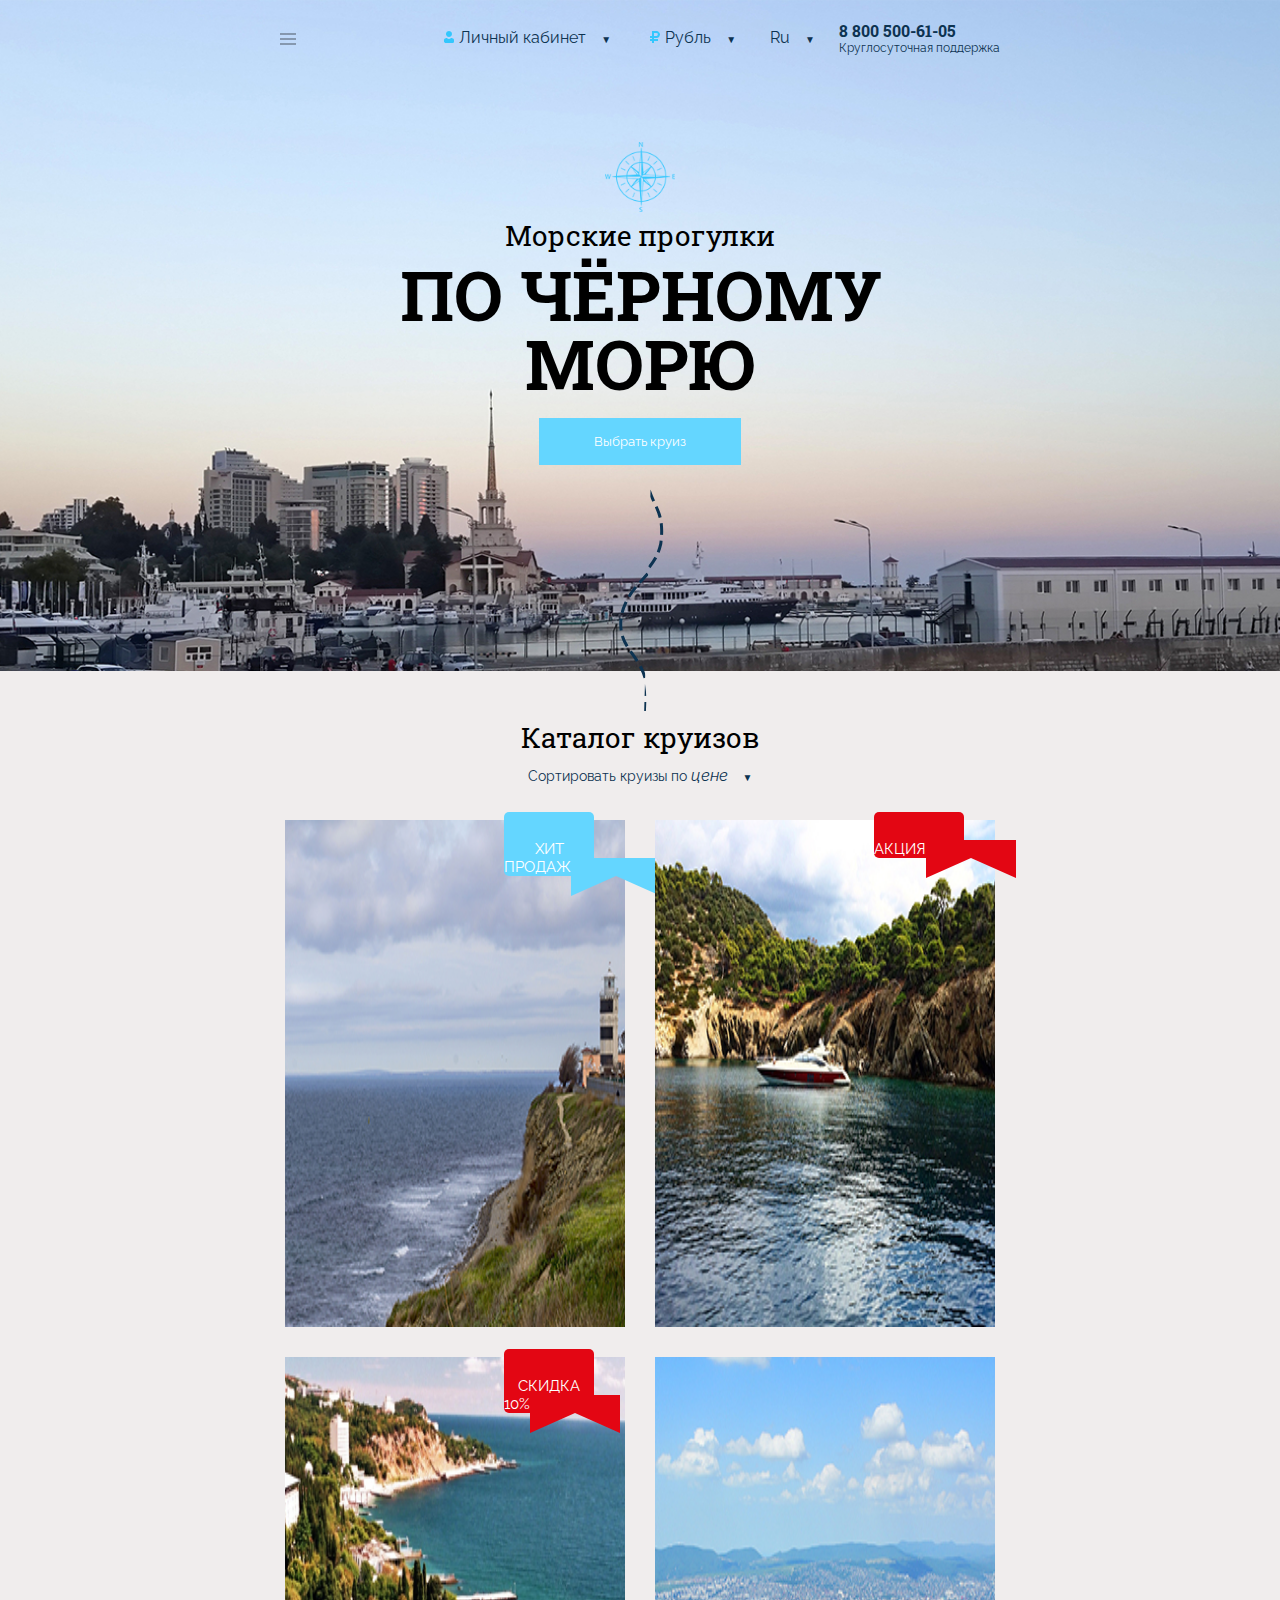
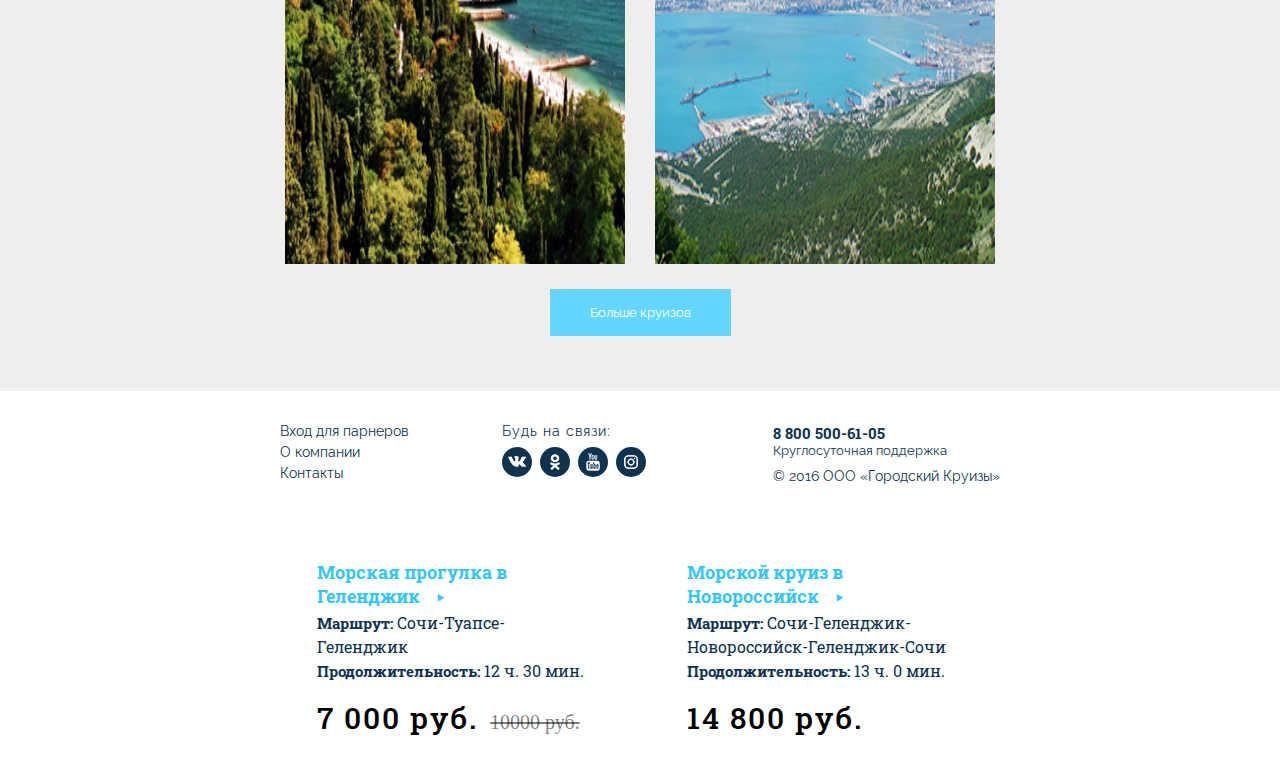
<file: index.html>
<!doctype html>
<html lang="en">
<head>
    <meta charset="UTF-8">
    <meta name="viewport"
          content="width=device-width, user-scalable=no, initial-scale=1.0, maximum-scale=1.0, minimum-scale=1.0">
    <meta http-equiv="X-UA-Compatible" content="ie=edge">
    <link rel="stylesheet" href="https://fonts.googleapis.com/css?family=Roboto+Slab">
    <link rel="stylesheet" href="https://fonts.googleapis.com/css?family=Montserrat|Raleway">
    <link rel="stylesheet" type="text/css" href="components.css">
    <link rel="stylesheet" type="text/css" href="style.css">
    <link rel="stylesheet" type="text/css" href="medias.css">
    <title>Landing</title>
</head>
<body>
    <div class="main-container">
        <header class="wrapper header">
            <div class="drop-dawn__menu">
                <button class="drop-dawn__button"></button>
                <menu class="drop-dawn__menu--open">
                    <a href="" class="drop-dawn__menu--link">Популярные маршруты</a>
                    <a href="" class="drop-dawn__menu--link">Расписание рейсов</a>
                    <a href="" class="drop-dawn__menu--link">Забронированные рейсы</a>
                    <a href="" class="drop-dawn__menu--link">Вход для партнеров</a>
                    <a href="" class="drop-dawn__menu--link">О компании</a>
                    <a href="" class="drop-dawn__menu--link">Контакты</a>
                </menu>
            </div>
            <div class="header__menu">
                <nav class="main-menu">
                    <button class="button-link button-link__arrow-down main-menu__link main-menu__link--user">Личный кабинет</button>
                    <button class="button-link button-link__arrow-down main-menu__link main-menu__link--currency">Рубль</button>
                    <button class="button-link button-link__arrow-down main-menu__link main-menu__link--arrow-up">Ru</button>
                </nav>
                <div class="header__contacts">
                    <a class="header__contacts--tel" href="tel:+88005006105">8 800 500-61-05</a>
                    <span class="header__contacts--text">Круглосуточная поддержка</span>
                </div>
            </div>
        </header>
        <div class="wrapper main-container__text">
            <img src="images\logo.png" alt="logo" class="logo">
            <h1 class="page-title main-container__title">Морские прогулки<strong>По чёрному морю</strong></h1>
            <button class="button">Выбрать круиз</button>
        </div>
        <div class="path"></div>
    </div>
    <main class="catalog">
        <div class="wrapper">
            <h3 class="page-title catalog__title">Каталог круизов</h3>
            <span class="link main-link catalog__filter">Сортировать круизы по
                <button class="button-link button-link__arrow-down catalog__filter--select">цене</button>
            </span>
            <div class="catalog__table">
                <article class="catalog__item catalog__main-item catalog-item">
                    <div class="catalog-item__content">
                        <picture class="catalog-item__img catalog-item__main-img">
                            <source media="(max-width: 1300px)" srcset="images/tablet/1.jpg">
                            <img src="images/desktop/1.jpg" alt="cruise image">
                        </picture>
                        <div class="catalog-item__info">
                            <header class="catalog-item__header">
                                <button class="button-link catalog-item__title" onclick="openPopup(1)">
                                    <span class="button-link__arrow-right">Морской круиз в Анапу</span>
                                </button>
                            </header>
                            <dl class="catalog-item__descr">
                                <dt>Маршрут:</dt>
                                <dd>Сочи-Лазаревское-Геленджик-Анапа</dd>
                                <dt>Продолжительность:</dt>
                                <dd>10 ч. 0 мин.</dd>
                            </dl>
                            <div class="catalog-item__price">
                                <span class="catalog-item__main-price">49 000 руб.</span>
                            </div>
                        </div>
                    </div>
                    <div class="ribbon bestseller">Хит продаж</div>
                </article>
                <div class="double-article">
                    <article class="catalog__item catalog__small-item catalog-item">
                        <div class="catalog-item__content">
                            <picture class="catalog-item__img catalog-item__small-img">
                                <!--<source media="(max-width: 1300px)" srcset="images/tablet/2.jpg">-->
                                <img src="images/desktop/2.jpg" alt="cruise image">
                            </picture>
                            <div class="catalog-item__info">
                                <header class="catalog-item__header">
                                    <button class="button-link catalog-item__title" onclick="openPopup(2)">
                                        <span class="button-link__arrow-right">Обзорная морская прогулка с экскурсией</span>
                                    </button>
                                </header>
                                <dl class="catalog-item__descr">
                                    <dt>Маршрут:</dt>
                                    <dd>Сочи-Адлер-Сочи (без высадки)</dd>
                                    <dt>Продолжительность:</dt>
                                    <dd>1 ч. 0 мин.</dd>
                                </dl>
                                <div class="catalog-item__price">
                                    <span class="catalog-item__main-price">5 000 руб.</span>
                                    <span class="catalog-item__old-price">15000 руб.</span>
                                </div>
                            </div>
                        </div>
                        <div class="ribbon sale">Акция</div>
                    </article>
                    <article class="catalog__item catalog__small-item catalog-item">
                        <div class="catalog-item__content">
                            <picture class="catalog-item__img catalog-item__small-img">
                                <source media="(max-width: 1300px)" srcset="images/tablet/3.jpg">
                                <img src="images/desktop/3.jpg" alt="cruise image">
                            </picture>
                            <div class="catalog-item__info">
                                <header class="catalog-item__header">
                                    <button class="button-link catalog-item__title" onclick="openPopup(3)">
                                        <span class="button-link__arrow-right">Морская прогулка в Геленджик</span>
                                    </button>
                                </header>
                                <dl class="catalog-item__descr">
                                    <dt>Маршрут:</dt>
                                    <dd>Сочи-Туапсе-Геленджик</dd>
                                    <dt>Продолжительность:</dt>
                                    <dd>12 ч. 30 мин.</dd>
                                </dl>
                                <div class="catalog-item__price">
                                    <span class="catalog-item__main-price">7 000 руб.</span>
                                    <span class="catalog-item__old-price">10000 руб.</span>
                                </div>
                            </div>
                        </div>
                        <div class="ribbon sale">Скидка 10%</div>
                    </article>
                </div>
                <article class="catalog__item tablet-item">
                    <div class="catalog-item__content">
                        <picture class="catalog-item__img">
                            <source media="(max-width: 1300px)" srcset="images/tablet/2.jpg">
                            <img src="images/desktop/2.jpg" alt="cruise image">
                        </picture>
                        <div class="catalog-item__info">
                            <header class="catalog-item__header">
                                <button class="button-link catalog-item__title" onclick="openPopup(2)">
                                    <span class="button-link__arrow-right">Обзорная морская прогулка с экскурсией</span>
                                </button>
                            </header>
                            <dl class="catalog-item__descr">
                                <dt>Маршрут:</dt>
                                <dd>Сочи-Адлер-Сочи (без высадки)</dd>
                                <dt>Продолжительность:</dt>
                                <dd>1 ч. 0 мин.</dd>
                            </dl>
                            <div class="catalog-item__price">
                                <span class="catalog-item__main-price">5 000 руб.</span>
                                <span class="catalog-item__old-price">15000 руб.</span>
                            </div>
                        </div>
                    </div>
                    <div class="ribbon sale">Акция</div>
                </article>
                <article class="catalog__item tablet-item">
                    <div class="catalog-item__content">
                        <picture class="catalog-item__img">
                            <!--<source media="(max-width: 1300px)" srcset="images/tablet/3.jpg">-->
                            <img src="images/tablet/3.jpg" alt="cruise image">
                        </picture>
                        <div class="catalog-item__info">
                            <header class="catalog-item__header">
                                <button class="button-link catalog-item__title" onclick="openPopup(3)">
                                    <span class="button-link__arrow-right">Морская прогулка в Геленджик</span>
                                </button>
                            </header>
                            <dl class="catalog-item__descr">
                                <dt>Маршрут:</dt>
                                <dd>Сочи-Туапсе-Геленджик</dd>
                                <dt>Продолжительность:</dt>
                                <dd>12 ч. 30 мин.</dd>
                            </dl>
                            <div class="catalog-item__price">
                                <span class="catalog-item__main-price">7 000 руб.</span>
                                <span class="catalog-item__old-price">10000 руб.</span>
                            </div>
                        </div>
                    </div>
                    <div class="ribbon sale">Скидка 10%</div>
                </article>
                <article class="catalog__item catalog-item">
                    <div class="catalog-item__content">
                        <picture class="catalog-item__img">
                            <source media="(max-width: 1300px)" srcset="images/tablet/4.jpg">
                            <img src="images/desktop/4.jpg" alt="cruise image">
                        </picture>
                        <div class="catalog-item__info">
                            <header class="catalog-item__header">
                                <button class="button-link catalog-item__title" onclick="openPopup(4)">
                                    <span class="button-link__arrow-right">Морской круиз в Новороссийск</span>
                                </button>
                            </header>
                            <dl class="catalog-item__descr">
                                <dt>Маршрут:</dt>
                                <dd>Сочи-Геленджик-Новороссийск-Геленджик-Сочи</dd>
                                <dt>Продолжительность:</dt>
                                <dd>13 ч. 0 мин.</dd>
                            </dl>
                            <div class="catalog-item__price">
                                <span class="catalog-item__main-price">14 800 руб.</span>
                            </div>
                        </div>
                    </div>
                </article>
                <article class="catalog__item catalog__item--last catalog-item">
                    <div class="catalog-item__content">
                        <picture class="catalog-item__img">
                            <img src="images/desktop/5.jpg" alt="cruise image">
                        </picture>
                        <div class="catalog-item__info">
                            <header class="catalog-item__header">
                                <button class="button-link catalog-item__title" onclick="openPopup(5)">
                                    <span class="button-link__arrow-right">Морская прогулка в Абрау-Дюрсо</span>
                                </button>
                            </header>
                            <dl class="catalog-item__descr">
                                <dt>Маршрут:</dt>
                                <dd>Сочи-Абрау-Дюрсо</dd>
                                <dt>Продолжительность:</dt>
                                <dd>11 ч. 0 мин.</dd>
                            </dl>
                            <div class="catalog-item__price">
                                <span class="catalog-item__main-price">14 800 руб.</span>
                            </div>
                        </div>
                    </div>
                </article>
            </div>
            <button class="button button-arrow">Больше круизов</button>
        </div>
    </main>
    <footer class="footer">
        <div class="wrapper footer__wrapper">
            <ul class="footer__menu">
                <a class="link main-link footer__menu--link">Вход для парнеров</a>
                <a class="link main-link footer__menu--link">О компании</a>
                <a class="link main-link footer__menu--link">Контакты</a>
            </ul>
            <div class="footer__social">
                <span class="footer__social--title">Будь на связи:</span>
                <div class="footer__social--list">
                    <a href="" title="vkontakte" class="footer__social--item vk"></a>
                    <a href="" title="odnoklassniki" class="footer__social--item ok"></a>
                    <a href="" title="youtube" class="footer__social--item yt"></a>
                    <a href="" title="instagram" class="footer__social--item insta"></a>
                </div>
            </div>
            <div class="footer__contacts">
                <a class="footer__contacts--tel" href="tel:+88005006105">8 800 500-61-05</a>
                <span class="footer__contacts--text">Круглосуточная поддержка</span>
                <span class="footer__company-name">© 2016 ООО «Городский Круизы»</span>
            </div>
        </div>
    </footer>
    <div class="popup" style="display:none;">
        <div class="popup__content">
            <button class="cross" type="button"></button>
            <div class="popup__images">
                <img src="images/card.jpg" alt="cruise image" class="popup__images--main-img">
                <img src="images/preview/1.jpg" alt="cruise image" class="popup__images--img">
                <img src="images/preview/2.jpg" alt="cruise image" class="popup__images--img">
                <img src="images/preview/3.jpg" alt="cruise image" class="popup__images--img">
                <img src="images/preview/4.jpg" alt="cruise image" class="popup__images--img">
            </div>
            <div class="popup__text">
                <span class="popup__title"></span>
                <dl class="popup__descr">
                    <dt>Маршрут:</dt>
                    <dd class="popup__descr--route">Сочи-Абрау-Дюрсо</dd>
                    <dt>Продолжительность:</dt>
                    <dd class="popup__descr--duration">11 ч. 0 мин.</dd>
                </dl>
                <dl class="popup__timetable">
                    <dt class="popup__timetable--name">Расписание:</dt>
                    <dd>Отправление из Сочи:</dd>
                    <dd>ежедневно в 10:00, 11:40, 13:20, 15:00, 16:40</dd>
                    <dd>Отправление из Абрау-Дюрсо:</dd>
                    <dd>ежедневно в 12:25, 14:05, 15:45, 17:25, 19:05</dd>
                    <dd>Продолжительность:</dd>
                    <dd>11 часов 0 мин., из которых 10 часов - морская прогулка (туда и обратно), от 1 часа 30 мин. - свободное время в Ласточкином гнезде</dd>
                    <dd>Причал отправления/прибытия:</dd>
                    <dd>набережная Ленина, причал №8, теплоход "Азов"</dd>
                </dl>
                <span class="popup__main-price"></span>
                <button class="button popup__button">Бронирование</button>
            </div>
        </div>
    </div>
    <template id="card-template">

    </template>
    <script src="script.js"></script>
</body>
</html>
</file>
<file: components.css>
html, body, nav, menu {
    padding: 0;
    margin: 0;
}
div, article {
    box-sizing: border-box;
}
a {
    text-decoration: none;
}
h1, h2, h3, h4, h5, p, span, ul {
    margin: 0;
    padding: 0;
}
a:focus, button:focus {
    outline: none;
}

.wrapper {
    max-width: 68%;
    margin: 0 auto;
}
.link {
    cursor: pointer;
}
.link:focus {
    text-decoration: underline;
}
.main-link {
    font-family: 'Raleway', sans-serif;
    font-style: normal;
    font-size: 16px;
    color: #0d3351;
}

.button {
    font-family: 'Raleway', sans-serif;
    font-style: normal;
    font-weight: 400;
    font-size: 17px;
    color: #ffffff;
    background-color: #64d6ff;
    border: none;
    outline: none;
    cursor: pointer;
    padding: 16px 55px;
}
.button:hover, .button:focus, .button:active {
    outline: 1px solid rgba(255,255,255,0.4);
}

.button-link {
    font-family: 'Raleway', sans-serif;
    font-style: normal;
    font-size: 16px;
    color: #0d3351;
    background: transparent;
    border: none;
    text-align: left;
    padding: 0;
    cursor: pointer;
}
.button-link:focus {
    text-decoration: underline;
}
.button-link__arrow-down {
    position: relative;
}
.button-link__arrow-down:after {
    content: '▼';
    font-size: 10px;
    padding-left: 15px;
}
/*.button-link__arrow-right {
    position: relative;
}*/
.button-link__arrow-right:after {
    content: '⯈';
    font-size: 12px;
    color: #33c7fd;
    padding-left: 15px;
}
.button-arrow {
    padding: 16px 40px;
}


.page-title {
    font-size: 44px;
    font-family: 'Roboto Slab', serif;
    font-style: normal;
    font-weight: 400;
    text-align: center;
}


.ribbon {
    position: absolute;
    width: 102px;
    /*height: 70px;*/
    top: -8px;
    right: 50px;
    font-size: 16px;
    font-family: 'Raleway', sans-serif;
    font-style: normal;
    font-weight: 400;
    color: #ffffff;
    text-transform: uppercase;
    text-align: center;
    border-radius: 5px;
    box-sizing: border-box;
    padding-top: 33px;
}
.bestseller {
    right: 68px;
    background-color: #64d6ff;
}
.bestseller:after {
    content: '';
    bottom: 0;
    left: 0;
    border-left: 51px solid #64d6ff;
    border-right: 51px solid #64d6ff;
    border-bottom: 20px solid transparent;
}
.sale {
    background-color: #e30613;
}
.sale:after {
    content: '';
    bottom: 0;
    left: 0;
    border-left: 51px solid #e30613;
    border-right: 51px solid #e30613;
    border-bottom: 20px solid transparent;
}
</file>
<file: style.css>
html, body {
  box-sizing: border-box; }

*, *::after, *::before {
  box-sizing: inherit; }

.selector {
  /* position, z-index, top, left */
  /* display, border, paddin, margin, width, height */
  /* text-align, color, text-decoration */
  /* box-shadow, background, transform  */
  /* counter-reset, will-change */ }

.main-container {
  position: relative;
  width: 100%;
  height: 100%;
  background: transparent url("images/main.jpg") 50% 100% no-repeat;
  background-size: cover;
  padding: 35px 0 226px; }

header {
  width: 100%;
  display: flex;
  flex-flow: row nowrap;
  justify-content: space-between;
  align-items: center; }

.drop-dawn__menu {
  position: relative;
  cursor: pointer; }

.drop-dawn__button {
  position: relative;
  width: 24px;
  height: 16px;
  border: none;
  background: transparent;
  cursor: pointer;
  padding: 0;
  border-top: 2px solid rgba(0, 0, 0, 0.3);
  border-bottom: 2px solid rgba(0, 0, 0, 0.3); }

/*.drop-dawn__button:hover, .drop-dawn__button:focus {
    border-top: 2px solid rgba(0,0,0,0.7);
    border-bottom: 2px solid rgba(0,0,0,0.7);
}*/
.drop-dawn__button:before {
  position: absolute;
  content: '';
  top: 5px;
  left: 0;
  width: 100%;
  height: 2px;
  background: rgba(0, 0, 0, 0.3); }

/*.drop-dawn__button:hover:before, .drop-dawn__button:focus:before {
    background: rgba(0, 0, 0, 0.7);
}*/
.drop-dawn__cross {
  height: 20px;
  border: none;
  transition: 1s;
  /*transform: rotate(-45deg);*/ }

.drop-dawn__cross:before, .drop-dawn__cross:after {
  position: absolute;
  top: auto;
  bottom: 0;
  left: 8px;
  content: ' ';
  height: 100%;
  width: 2px;
  background-color: rgba(0, 0, 0, 0.3); }

/*.drop-dawn__cross:hover, .drop-dawn__cross:focus {
    border: none;
    background: transparent;
}*/
.drop-dawn__cross:before {
  transform: rotate(-45deg); }

.drop-dawn__cross:after {
  transform: rotate(45deg); }

.drop-dawn__menu--open {
  display: none;
  position: absolute;
  height: 0;
  width: 250px;
  flex-flow: column nowrap;
  background-color: #0d3351;
  margin-top: 10px;
  padding: 40px 30px 50px;
  cursor: default;
  z-index: 10; }

.drop-dawn__menu--show {
  display: flex;
  height: auto; }

.drop-dawn__menu--link {
  font-family: 'Roboto Slab', serif;
  font-style: normal;
  font-weight: 400;
  font-size: 14px;
  color: #ffffff;
  cursor: pointer;
  word-wrap: normal;
  margin-bottom: 15px; }

.drop-dawn__menu--link:last-child {
  margin: 0; }

.drop-dawn__menu--link:hover, .drop-dawn__menu--link:focus, .drop-dawn__menu--link:active {
  text-decoration: underline; }

.header__menu {
  display: flex;
  flex-flow: row nowrap;
  align-items: center; }

.main-menu {
  margin-right: 55px; }

.main-menu__link {
  margin-right: 32px; }

.main-menu__link:last-child {
  margin: 0; }

.main-menu__link--user, .main-menu__link--currency {
  position: relative; }

.main-menu__link--user:before {
  display: inline-block;
  content: '';
  width: 10px;
  height: 12px;
  background: transparent url("images/icons/user.png") 50% 50% no-repeat;
  padding-left: 20px; }

.main-menu__link--currency:before {
  display: inline-block;
  content: '';
  width: 10px;
  height: 12px;
  background: transparent url("images/icons/rub.png") 50% 50% no-repeat;
  padding-left: 20px; }

.header__contacts {
  display: flex;
  flex-flow: column nowrap; }

.header__contacts--tel {
  font-family: 'Roboto Slab', serif;
  font-style: normal;
  font-weight: 700;
  font-size: 16px;
  color: #0d3351; }

.header__contacts--text {
  font-family: 'Raleway', sans-serif;
  font-style: normal;
  font-size: 12px;
  color: #0d3351; }

.main-container__text {
  position: relative;
  display: flex;
  flex-flow: column nowrap;
  align-items: center;
  margin-top: 30px; }

.logo {
  width: 100px;
  height: 100px; }

.main-container__title > strong {
  display: block;
  font-weight: 700;
  font-size: 110px;
  line-height: 1.4;
  text-transform: uppercase;
  margin: 10px 0 38px; }

.path {
  position: absolute;
  bottom: -40px;
  left: calc(50% - 23px);
  width: 48px;
  height: 222px;
  background: transparent url("images/path.svg") 50% 50% no-repeat;
  transform: scaleY(1.3); }

.catalog {
  text-align: center;
  background-color: #f0eded;
  padding: 117px 0 70px; }

.catalog__title {
  margin-bottom: 10px; }

.catalog__filter {
  width: auto;
  position: relative;
  font-size: 16px;
  cursor: text; }

.catalog__filter--select {
  font-style: italic; }

.catalog__table {
  display: flex;
  flex-flow: row wrap;
  margin: 30px -15px 30px; }

.catalog__item {
  flex: 0 0 calc(50% - 30px);
  position: relative;
  display: flex;
  flex-flow: column nowrap;
  /*height: 466px;*/
  /*height: 30%;*/
  text-align: left;
  margin: 15px; }

.catalog__item:nth-last-child(2) {
  margin-bottom: 0; }

.catalog__item:last-child {
  margin-bottom: 0; }

.tablet-item {
  display: none; }

.catalog-item__content {
  position: relative;
  flex-grow: 3; }

.catalog-item__img {
  width: 100%;
  height: 244px; }

.catalog-item__img > img {
  width: 100%;
  height: 100%; }

.catalog-item__main-img {
  height: 496px;
  width: 100%; }

.catalog-item__main-img > img {
  /*height: 496px;*/
  height: 100%; }

/*.catalog__item:nth-child(odd) {
    padding: 0 15px 0 0;
}
.catalog__item:nth-child(even) {
    padding: 0 0 0 15px;
}*/
.double-article {
  flex: 0 0 calc(50% - 30px);
  display: flex;
  flex-flow: column nowrap;
  justify-content: space-between;
  margin: 15px; }

.catalog__small-item {
  flex: 0 0 auto;
  margin: 0; }

.catalog-item__small-img {
  height: 132px; }

.catalog-item__content {
  background: #ffffff; }

.catalog-item__info {
  height: 100%;
  flex-grow: 3;
  display: flex;
  flex-flow: column nowrap;
  justify-content: flex-end;
  /*align-content: flex-start;*/
  padding: 26px 40px 45px; }

.catalog-item__header, .catalog-item__descr, .catalog-item__price {
  display: inline-block; }

/*.catalog-item__header{
    flex: 1;
}
.catalog-item__descr {
    flex: 3;
}
.catalog-item__price {
    flex: 1;
}*/
.catalog-item__title, .popup__title {
  font-size: 22px;
  font-family: 'Roboto Slab', serif;
  font-style: normal;
  font-weight: 700;
  color: #33c7fd;
  cursor: pointer; }

.catalog-item__descr {
  margin: 0; }

.catalog-item__descr > dt, .popup__descr > dt, .popup__timetable > dt, .catalog-item__descr > dd, .popup__descr > dd, .popup__timetable > dd {
  display: inline;
  font-size: 17px;
  line-height: 1.5;
  font-family: 'Roboto Slab', Arial, Helvetica, serif;
  font-weight: 400;
  font-style: normal;
  color: #0d3351;
  word-wrap: break-word;
  margin: 0; }

.catalog-item__descr > dt, .popup__descr > dt, .popup__timetable > dt {
  font-size: 17px;
  font-weight: 700;
  margin-bottom: 5px; }

.catalog-item__descr > dd:after, .popup__descr > dd:after {
  content: '\A';
  white-space: pre-wrap; }

.catalog-item__main-price, .catalog__item__old-price, .popup__main-price {
  font-family: 'Roboto Slab', serif;
  font-style: normal; }

.catalog-item__main-price, .popup__main-price {
  font-size: 35px;
  letter-spacing: 2px;
  font-weight: 500; }

.catalog-item__old-price {
  font-size: 24px;
  font-weight: 500;
  text-decoration: line-through;
  color: rgba(0, 0, 0, 0.5);
  margin-left: 30px; }

.tablet-item {
  display: none; }

footer {
  background: #ffffff; }

.footer__wrapper {
  display: flex;
  flex-flow: row nowrap;
  padding: 32px 0 30px; }

.footer__menu {
  display: flex;
  flex-flow: column nowrap;
  margin-right: 188px; }

.footer__menu--link {
  margin-bottom: 5px; }

.footer__social {
  display: flex;
  flex-flow: column nowrap; }

.footer__social--title {
  font-family: 'Raleway', sans-serif;
  font-style: normal;
  font-size: 16px;
  letter-spacing: 1px;
  color: #0d3351;
  margin-bottom: 8px; }

.footer__social--list {
  display: flex;
  flex-flow: row nowrap; }

.footer__social--item {
  width: 36px;
  height: 36px;
  border-radius: 50%;
  background-color: #0d3351;
  cursor: pointer;
  margin-right: 10px; }

.footer__social--item:last-child {
  margin: 0; }

.footer__social--item:hover, .footer__social--item:focus, .footer__social--item:active {
  background-color: #64d6ff; }

.vk, .ok, .yt, .insta {
  position: relative; }

.vk:before, .ok:before, .yt:before, .insta:before {
  content: '';
  position: absolute;
  top: 0;
  left: 0;
  width: 36px;
  height: 36px; }

.vk:before {
  background: transparent url("images/icons/social/vk.png") 50% 50% no-repeat; }

.ok:before {
  background: transparent url("images/icons/social/ok.png") 50% 50% no-repeat; }

.yt:before {
  background: transparent url("images/icons/social/yt.png") 50% 50% no-repeat; }

.insta:before {
  background: transparent url("images/icons/social/insta.png") 50% 50% no-repeat; }

.footer__contacts {
  display: flex;
  flex-flow: column nowrap;
  margin-left: auto; }

.footer__contacts--tel {
  font-family: 'Roboto Slab', serif;
  font-style: normal;
  font-weight: 700;
  font-size: 20px;
  color: #0d3351; }

.footer__contacts--tel:focus, .footer__contacts--tel:hover, .footer__contacts--tel:active {
  text-decoration: underline; }

.footer__contacts--text {
  font-family: 'Raleway', sans-serif;
  font-style: normal;
  font-size: 13px;
  color: #0d3351; }

.footer__company-name {
  font-size: 14px;
  font-family: 'Raleway', sans-serif;
  font-weight: 400;
  font-style: normal;
  color: #0d3351;
  margin-top: 18px; }

.popup {
  position: fixed;
  width: 100vw;
  height: 100vh;
  top: 0;
  background-color: rgba(0, 0, 0, 0.5);
  overflow: hidden; }

.popup__content {
  position: relative;
  width: 1000px;
  height: 600px;
  display: flex;
  flex-flow: row nowrap;
  align-items: flex-start;
  background-color: #ffffff;
  border-radius: 5px;
  margin: auto;
  padding: 60px 30px 40px; }

.cross {
  position: absolute;
  top: 10px;
  right: 30px;
  width: 20px;
  height: 20px;
  border: none;
  /*border-left: 2px solid rgba(0,0,0,0.2);
    border-right: 2px solid rgba(0,0,0,0.2);*/
  background: transparent;
  cursor: pointer;
  padding: 0; }

.cross:before, .cross:after {
  position: absolute;
  left: 10px;
  content: ' ';
  height: 100%;
  width: 2px;
  background-color: rgba(0, 0, 0, 0.3); }

.cross:before {
  transform: rotate(-45deg); }

.cross:after {
  transform: rotate(45deg); }

.popup__images {
  flex: 0 0 50%;
  display: flex;
  flex-flow: row wrap;
  justify-content: space-between;
  align-items: flex-start;
  padding-right: 15px; }

.popup__images--main-img {
  height: auto;
  width: 100%;
  margin-bottom: 10px; }

.popup__images--img {
  flex: 0 0 23%; }

.popup__text {
  flex: 0 0 50%;
  padding-left: 15px; }

.popup__title {
  cursor: text; }

dt.popup__timetable--name {
  display: block; }

.popup__timetable > dd:nth-child(odd):after {
  content: '\A';
  white-space: pre; }

.popup__button {
  display: block;
  margin-top: 20px;
  /*float: left;*/ }
</file>
<file: medias.css>
@media (max-width: 1670px) {
    .main-container__title > strong {
        font-size: 90px;
        margin: 0 0 30px;
    }
}
@media (max-width: 1660px) {
    /*.catalog-item__header {
        height: 50px;
    }*/
}
@media (max-width: 1370px) {
    .main-container__title > strong {
        font-size: 80px;
        margin: 0 0 30px;
    }
}
@media (max-width: 1300px) {
    .wrapper {
        max-width: 720px;
    }
    .main-container {
        padding: 20px 0 196px;
    }
    .main-menu {
        margin-right: 24px;
    }
    .drop-dawn__button {
        width: 16px;
        height: 12px;
    }
    .drop-dawn__button:before {
        top: 3px;
    }
    .drop-dawn__cross:before, .drop-dawn__cross:after {
        top: auto;
        left: 6px;
    }
    .main-link {
        font-size: 14px;
    }
    .contacts-tel {
        font-size: 14px;
    }
    .contacts-text {
        font-size: 12px;
    }
    .main-menu__link {
        margin-right: 30px;
    }
    .main-container__text {
        margin: 87px auto 10px;
    }
    .logo {
        width: 70px;
        height: 70px;
    }
    .page-title {
        font-size: 28px;
    }
    .main-container__title {
        line-height: 1.7;
    }
    .main-container__title > strong {
        font-size: 69px;
        line-height: 1.0;
        margin-bottom: 20px;
    }
    .button {
        font-size: 13px;
    }
    .path {
        transform: scaleY(1);
    }
    .catalog {
        padding: 48px 0 55px;
    }
    .catalog__table {
        margin: 20px -10px 25px;
    }
    .tablet-item {
        display: flex;
    }

    .double-article {
        display: none;
    }
    .catalog__item:nth-last-child(3) {
        margin-bottom: 0;
    }
    .catalog-item__info {
        /* flex-grow: 2; */
        padding: 20px 32px 38px;
    }
    .catalog-item__title, .popup__title {
        font-size: 18px;
    }
    .catalog-item__descr {
        margin: 3px 0 15px;
    }
    .catalog-item__descr > dt, .popup__descr > dt,  .popup__timetable > dt, .catalog-item__descr > dd, .popup__descr > dd, .popup__timetable > dd {
        font-size: 16px;
        line-height: 1.5;
    }
    .catalog-item__descr > dt, .popup__descr > dt, .popup__timetable > dt {
        font-size: 15px;
        margin-bottom: 5px;
    }
    .catalog-item__main-price, .popup__main-price {
        font-size: 30px;
        letter-spacing: 2px;
    }
    .catalog-item__old-price {
        font-size: 20px;
        margin-left: 8px;
    }
    .catalog__item--last {
        display: none;
    }
    .ribbon {
        width: 90px;
        right: 31px;
        font-size: 15px;
        padding-top: 28px;
    }
    .bestseller {
        right: 31px;
    }
    .bestseller:after {
        border-left: 45px solid #64d6ff;
        border-right: 45px solid #64d6ff;
    }
    .sale:after {
        border-left: 45px solid #e30613;
        border-right: 45px solid #e30613;
     }
    .footer__menu {
        margin-right: 94px;
    }
    .footer__social--title {
        font-size: 14px;
    }
    .footer__social--item {
        width: 30px;
        height: 30px;
        margin-right: 8px;
    }
    .vk:before, .ok:before, .yt:before, .insta:before {
        width: 30px;
        height: 30px;
    }
    .footer__contacts--tel {
        font-size: 15px;
    }
    .footer__company-name {
        font-size: 14px;
        margin-top: 10px;
    }
}
@media (max-width: 1080px) {
    .popup {
        padding: 0 15px;
        margin: auto 0;
    }
    .popup__content {
        width: 100%;
    }
}
@media (max-width: 850px) {
    .wrapper {
        max-width: 95%;
    }
    .popup__content {
        flex-flow: column nowrap;
        overflow-y: auto;
    }
    .popup__images, .popup__text {
        flex: 0 0 auto;
    }
    .popup__images {
        margin-bottom: 20px;
    }

}
@media (max-width: 750px) {
    /*.catalog-item__descr {
        height: 90px;
    }*/
    .catalog-item__main-price, .popup__main-price {
        font-size: 25px;
        letter-spacing: 2px;
    }
    .catalog-item__old-price {
        font-size: 16px;
        margin-left: 8px;
    }
}
@media (max-width: 720px) {
    .catalog-item__info {
        padding: 15px 25px 38px;
    }
    .main-menu__link {
        margin-right: 15px;
    }
    .button-link__arrow-down:after {
        padding-left: 5px;
    }
    .footer__wrapper {
        width: 100%;
        justify-content: space-between;
    }
    .footer__menu {
        margin-right: 0;
    }
    .footer__contacts {
        margin-left: 0;
    }
}
@media (max-width: 620px) {
    .catalog__table {
        margin: 20px -5px 25px;
    }
    .catalog__item {
        flex: 0 0 calc(50% - 10px);
        margin: 5px;
    }
    .catalog-item__old-price {
        margin-left: 3px;
    }
}


@media (max-width: 580px) {
    .wrapper {
        max-width: 90%;
    }
    .drop-dawn__button {
        width: 24px;
        height: 16px;
    }
    .drop-dawn__button:before {
        top: 5px;
    }
    .drop-dawn__button {
        width: 16px;
        height: 12px;
    }
    .drop-dawn__button:before {
        top: 3px;
    }
    .drop-dawn__cross:before, .drop-dawn__cross:after {
        top: auto;
        left: 8px;
    }
    .header__menu {
        display: none;
    }
    .main-container__text {
        margin: 0 auto 10px;
    }
    .catalog__table {
        margin: 20px 0 25px;
    }
    .catalog__item {
        flex: 0 0 100%;
        margin: 0 0 20px 0;
    }
    .catalog__item:nth-last-child(3) {
        margin: 0 0 20px 0;
    }
    .footer__menu {
        display: none;
    }
}
@media (max-width: 420px) {
    .drop-dawn__menu--open {
    }
    .page-title {
        font-size: 22px;
    }
    .main-container__title > strong {
        font-size: 48px;
        margin-bottom: 40px;
    }
    .footer__wrapper {
        flex-flow: column nowrap;
        align-items: center;
    }
    .footer__social--title {
        text-align: center;
    }
    .footer__social {
        margin-bottom: 20px;
    }
    .footer__contacts {
        align-items: center;
    }
}
</file>
